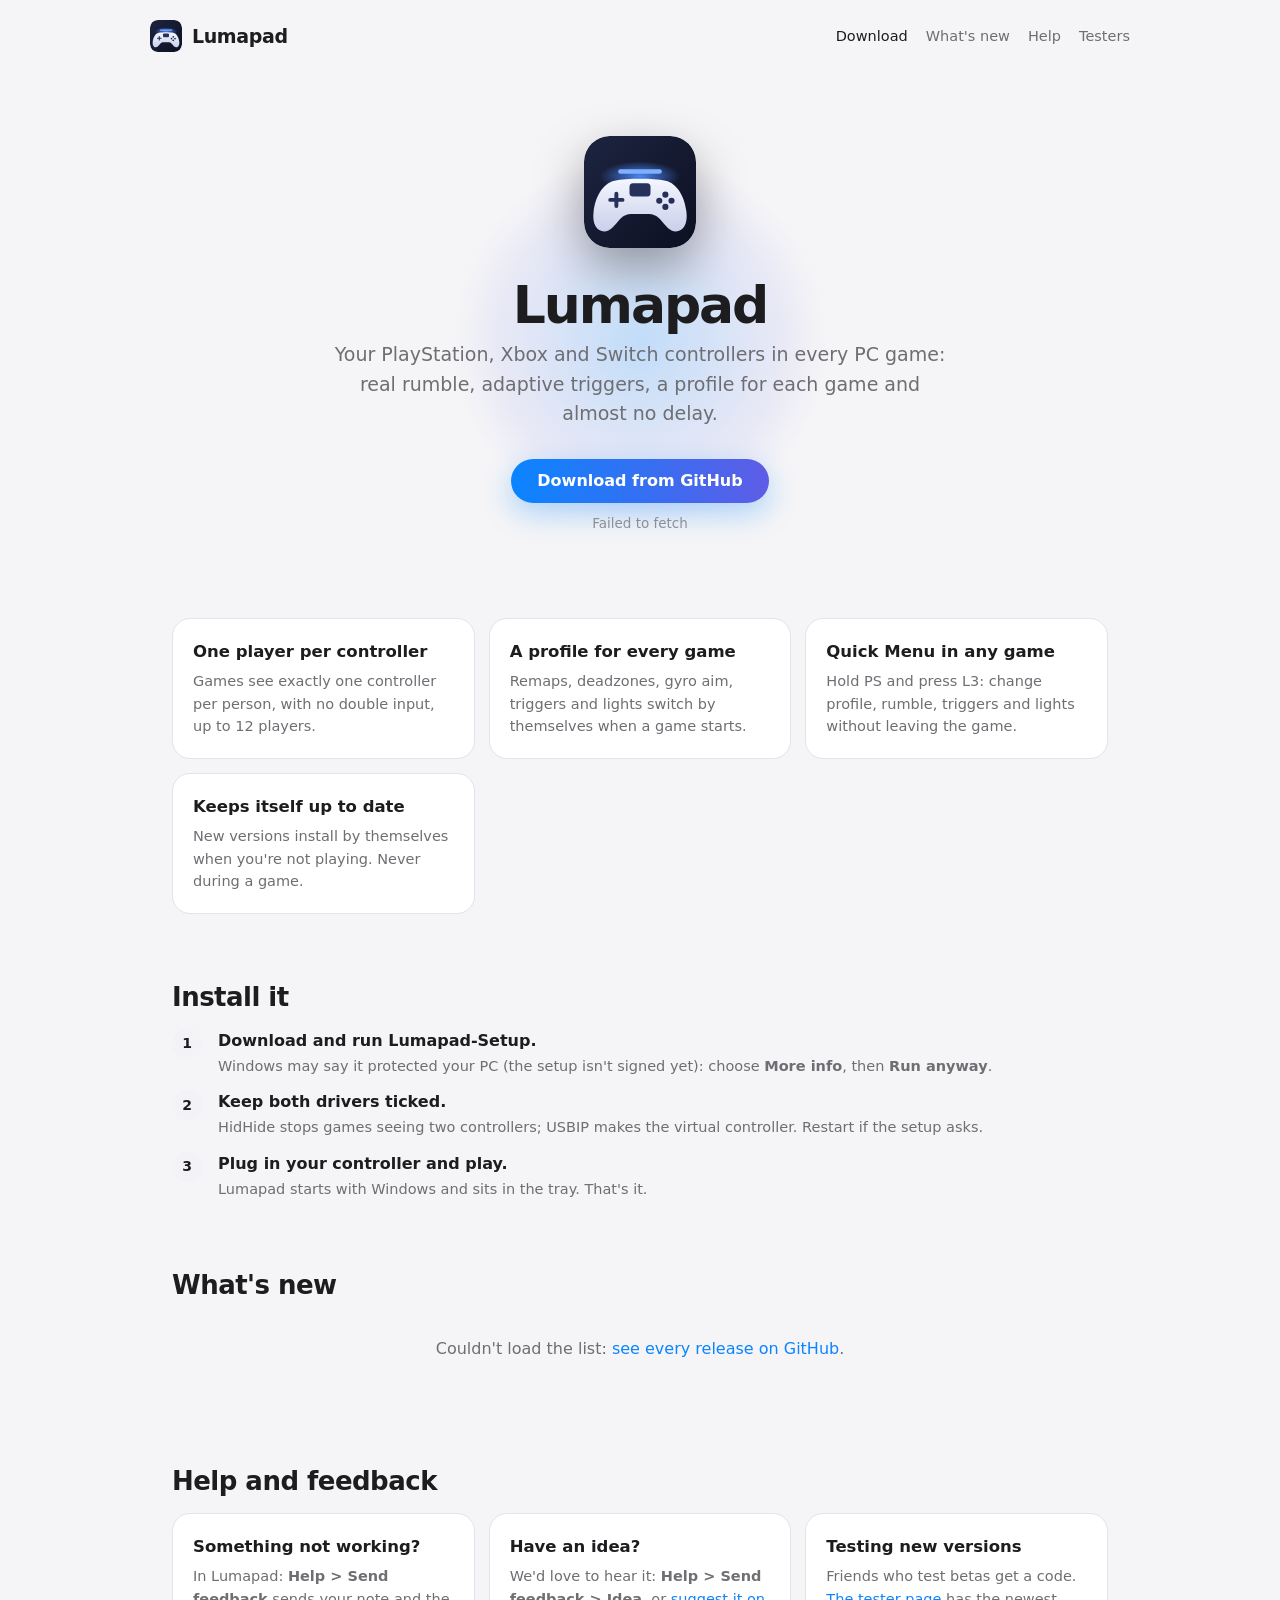
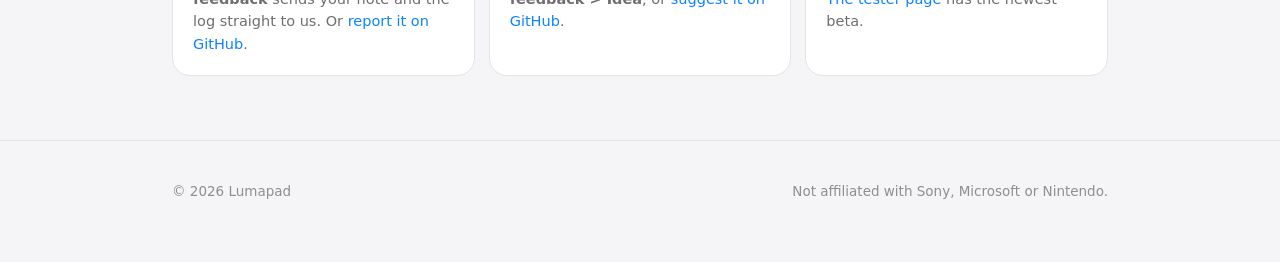
<file: index.html>
<!doctype html>
<html lang="en">
<head>
<meta charset="utf-8">
<meta http-equiv="Content-Security-Policy" content="default-src 'self'; script-src 'self'; style-src 'self' 'unsafe-inline'; img-src 'self' data:; connect-src 'self' https://api.github.com; object-src 'none'; base-uri 'none'; form-action 'none'; frame-ancestors 'none'">
<meta name="referrer" content="strict-origin-when-cross-origin">
<meta name="viewport" content="width=device-width, initial-scale=1">
<title>Lumapad: one app for your game controllers</title>
<meta name="description" content="Lumapad makes PlayStation, Xbox and Switch controllers work in every PC game: rumble, adaptive triggers, profiles per game, low delay.">
<link rel="icon" href="icon.svg" type="image/svg+xml">
<link rel="stylesheet" href="style.css">
<script src="site.js" defer></script>
</head>
<body data-page="public">
<header class="top wrap">
  <a class="brand" href="./"><img src="icon.svg" alt="">Lumapad</a>
  <nav class="links"><a class="on" href="./">Download</a><a href="#releases-section">What's new</a><a href="#help">Help</a><a href="beta/">Testers</a></nav>
</header>

<main class="wrap">
  <div class="hero">
    <img class="logo" src="icon.svg" alt="">
    <h1>Lumapad</h1>
    <p class="lead">Your PlayStation, Xbox and Switch controllers in every PC game: real rumble, adaptive triggers, a profile for each game and almost no delay.</p>
    <div class="cta">
      <a class="btn primary" id="download" href="#">Looking for the newest version...</a>
      <span class="meta" id="dlMeta">For Windows 10 and 11 (64-bit)</span>
    </div>
  </div>

  <section>
    <div class="grid">
      <div class="card"><h3>One player per controller</h3><p>Games see exactly one controller per person, with no double input, up to 12 players.</p></div>
      <div class="card"><h3>A profile for every game</h3><p>Remaps, deadzones, gyro aim, triggers and lights switch by themselves when a game starts.</p></div>
      <div class="card"><h3>Quick Menu in any game</h3><p>Hold PS and press L3: change profile, rumble, triggers and lights without leaving the game.</p></div>
      <div class="card"><h3>Keeps itself up to date</h3><p>New versions install by themselves when you're not playing. Never during a game.</p></div>
    </div>
  </section>

  <section>
    <h2>Install it</h2>
    <ol class="steps">
      <li><div><b>Download and run Lumapad-Setup.</b><span>Windows may say it protected your PC (the setup isn't signed yet): choose <b>More info</b>, then <b>Run anyway</b>.</span></div></li>
      <li><div><b>Keep both drivers ticked.</b><span>HidHide stops games seeing two controllers; USBIP makes the virtual controller. Restart if the setup asks.</span></div></li>
      <li><div><b>Plug in your controller and play.</b><span>Lumapad starts with Windows and sits in the tray. That's it.</span></div></li>
    </ol>
  </section>

  <section id="releases-section">
    <h2>What's new</h2>
    <div id="releases"><p class="loading">Loading...</p></div>
  </section>

  <section id="help">
    <h2>Help and feedback</h2>
    <div class="grid">
      <div class="card"><h3>Something not working?</h3><p>In Lumapad: <b>Help &gt; Send feedback</b> sends your note and the log straight to us. Or <a data-issues href="#">report it on GitHub</a>.</p></div>
      <div class="card"><h3>Have an idea?</h3><p>We'd love to hear it: <b>Help &gt; Send feedback &gt; Idea</b>, or <a data-issues href="#">suggest it on GitHub</a>.</p></div>
      <div class="card"><h3>Testing new versions</h3><p>Friends who test betas get a code. <a href="beta/">The tester page</a> has the newest beta.</p></div>
    </div>
  </section>
</main>

<footer><div class="wrap"><span>© <span id="year"></span> Lumapad</span><span>Not affiliated with Sony, Microsoft or Nintendo.</span></div></footer>
</body>
</html>
</file>
<file: style.css>
:root {
  --bg: #0b0b0d; --panel: #161618; --panel-2: #1f1f22; --line: #2c2c30; --text: #f5f5f7; --muted: #a1a1a8; --tertiary: #6e6e73;
  --accent: #0a84ff; --accent-2: #5e5ce6; --ok: #30d158; --warn: #ff9f0a; --beta: #bf5af2;
  --r: 18px; color-scheme: dark;
}
@media (prefers-color-scheme: light) {
  :root:not([data-theme="dark"]) { --bg: #f5f5f7; --panel: #ffffff; --panel-2: #f2f2f7; --line: #e3e3e8; --text: #1d1d1f; --muted: #6e6e73; --tertiary: #8e8e93; --beta: #8e3bbf; color-scheme: light; }
}
* { box-sizing: border-box; }
html, body { margin: 0; }
body { background: var(--bg); color: var(--text); font: 16px/1.55 "Segoe UI Variable Text", "Segoe UI", system-ui, -apple-system, sans-serif; -webkit-font-smoothing: antialiased; }
a { color: var(--accent); text-decoration: none; }
a:hover { text-decoration: underline; }
.wrap { max-width: 980px; margin: 0 auto; padding: 0 22px; }
header.top { display: flex; align-items: center; justify-content: space-between; padding: 20px 0; }
.brand { display: flex; align-items: center; gap: 10px; font: 700 19px/1 "Segoe UI Variable Display", "Segoe UI", system-ui, sans-serif; letter-spacing: -.02em; color: var(--text); }
.brand img { width: 32px; height: 32px; border-radius: 8px; }
nav.links { display: flex; gap: 18px; font-size: 14.5px; }
nav.links a { color: var(--muted); }
nav.links a.on, nav.links a:hover { color: var(--text); text-decoration: none; }

.hero { position: relative; text-align: center; padding: 64px 0 40px; }
.hero::before { content: ""; position: absolute; left: 50%; top: 10px; width: 520px; height: 520px; margin-left: -260px; border-radius: 50%; pointer-events: none;
  background: radial-gradient(closest-side, rgba(10, 132, 255, .22), rgba(94, 92, 230, .08) 55%, transparent 72%); z-index: -1; }
.hero .logo { width: 112px; height: 112px; border-radius: 26px; box-shadow: 0 20px 50px rgba(0, 0, 0, .35); }
.hero h1 { margin: 22px 0 8px; font: 750 52px/1.05 "Segoe UI Variable Display", "Segoe UI", system-ui, sans-serif; letter-spacing: -.04em; }
.hero p.lead { margin: 0 auto; max-width: 620px; font-size: 19px; color: var(--muted); }
.cta { margin: 30px 0 10px; display: flex; flex-direction: column; align-items: center; gap: 10px; }
.btn { display: inline-flex; align-items: center; justify-content: center; gap: 10px; border: 0; border-radius: 999px; padding: 14px 26px; font-family: inherit; font-weight: 650; font-size: 16px; line-height: 1; cursor: pointer; text-decoration: none !important; }
.btn.primary { background: linear-gradient(90deg, var(--accent), var(--accent-2)); color: #fff; box-shadow: 0 10px 30px rgba(10, 132, 255, .32); }
.btn.primary:hover { filter: brightness(1.08); }
.btn.ghost { background: var(--panel-2); color: var(--text); padding: 10px 18px; font-size: 14px; }
.btn[aria-disabled="true"] { opacity: .5; pointer-events: none; }
.meta { font-size: 13.5px; color: var(--tertiary); }
.tag { display: inline-block; font-family: inherit; font-weight: 650; font-size: 11px; line-height: 1; letter-spacing: .05em; text-transform: uppercase; padding: 4px 8px; border-radius: 999px; vertical-align: middle; }
.tag.beta { background: rgba(191, 90, 242, .18); color: var(--beta); }
.tag.full { background: rgba(48, 209, 88, .15); color: var(--ok); }
.tag.latest { background: rgba(10, 132, 255, .16); color: var(--accent); }

section { padding: 34px 0; }
section h2 { margin: 0 0 16px; font: 700 26px/1.2 "Segoe UI Variable Display", "Segoe UI", system-ui, sans-serif; letter-spacing: -.02em; }
.grid { display: grid; grid-template-columns: repeat(auto-fit, minmax(260px, 1fr)); gap: 14px; }
.card { background: var(--panel); border: 1px solid var(--line); border-radius: var(--r); padding: 20px; }
.card h3 { margin: 0 0 6px; font-size: 16.5px; }
.card p { margin: 0; color: var(--muted); font-size: 14.5px; }
.steps { counter-reset: s; list-style: none; margin: 0; padding: 0; display: grid; gap: 12px; }
.steps li { counter-increment: s; display: grid; grid-template-columns: 34px 1fr; gap: 12px; align-items: start; }
.steps li::before { content: counter(s); width: 30px; height: 30px; border-radius: 50%; display: grid; place-items: center; background: var(--panel-2); font-weight: 700; font-size: 14px; }
.steps li > div > b:first-child { display: block; }
.steps span { color: var(--muted); font-size: 14.5px; }

.release { background: var(--panel); border: 1px solid var(--line); border-radius: var(--r); margin: 0 0 10px; overflow: hidden; }
.release > summary { display: grid; grid-template-columns: 1fr auto; gap: 12px; align-items: center; padding: 16px 20px; cursor: pointer; list-style: none; }
.release > summary::-webkit-details-marker { display: none; }
.release .rname { display: flex; align-items: center; gap: 10px; flex-wrap: wrap; font-weight: 650; font-size: 17px; }
.release .rbody { padding: 0 20px 18px; border-top: 1px solid var(--line); }
.notes { font-size: 15px; }
.notes h4 { margin: 16px 0 6px; font-size: 15px; }
.notes ul { margin: 6px 0; padding-left: 20px; }
.notes li { margin: 3px 0; }
.notes code { font: 13px "Cascadia Mono", Consolas, monospace; background: var(--panel-2); padding: 1px 6px; border-radius: 5px; }
.notes blockquote { margin: 10px 0; padding: 10px 14px; border-radius: 12px; background: rgba(191, 90, 242, .10); color: var(--text); }

.gate { max-width: 440px; margin: 0 auto; text-align: center; }
.gate input { width: 100%; margin: 14px 0 10px; padding: 14px 16px; border-radius: 14px; border: 1px solid var(--line); background: var(--panel); color: var(--text); font-size: 18px; text-align: center; letter-spacing: .08em; }
.gate input:focus { outline: 2px solid var(--accent); outline-offset: 0; }
.err { color: var(--warn); font-size: 14px; min-height: 1.4em; }
.note { background: var(--panel); border: 1px solid var(--line); border-radius: 14px; padding: 14px 16px; color: var(--muted); font-size: 14px; }
.note b { color: var(--text); }
footer { padding: 40px 0 60px; color: var(--tertiary); font-size: 13.5px; border-top: 1px solid var(--line); margin-top: 30px; }
footer .wrap { display: flex; justify-content: space-between; gap: 16px; flex-wrap: wrap; }
.loading { color: var(--muted); text-align: center; padding: 20px; }
@media (max-width: 640px) { .hero h1 { font-size: 40px; } .hero { padding-top: 36px; } nav.links { gap: 12px; } }
</file>
